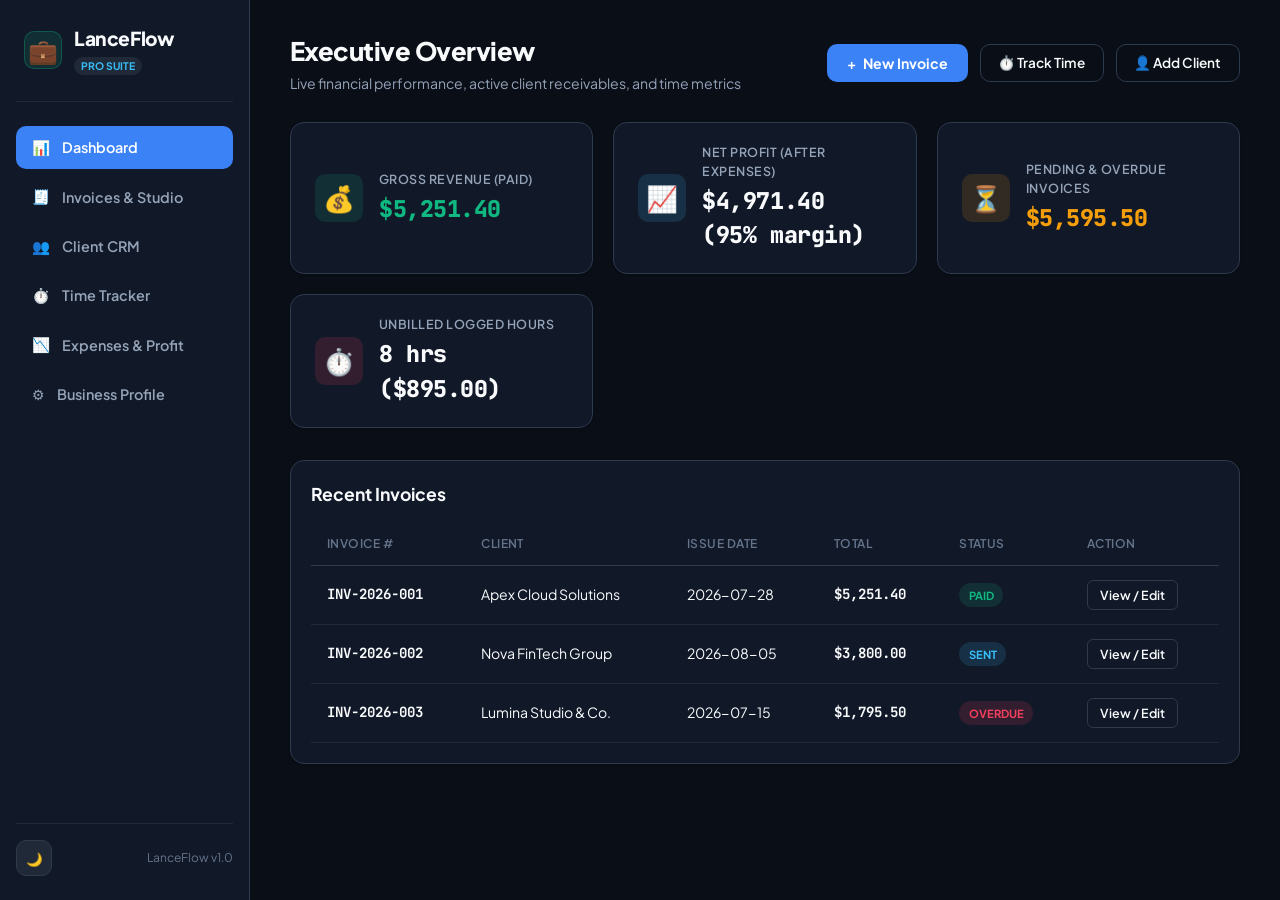
<file: index.html>
<!DOCTYPE html>
<html lang="en" data-theme="dark">
<head>
  <meta charset="UTF-8">
  <meta name="viewport" content="width=device-width, initial-scale=1.0">
  <meta name="description" content="LanceFlow - All-in-One Freelancer Operations & Invoicing Suite. Live invoice builder with PDF export, Client CRM, billable time tracking, and profit margin analytics.">
  <title>LanceFlow | Freelancer Operations & Invoicing Suite</title>

  <!-- Google Fonts: Plus Jakarta Sans & JetBrains Mono -->
  <link rel="preconnect" href="https://fonts.googleapis.com">
  <link rel="preconnect" href="https://fonts.gstatic.com" crossorigin>
  <link href="https://fonts.googleapis.com/css2?family=JetBrains+Mono:wght@500;700&family=Plus+Jakarta+Sans:wght@400;500;600;700;800&display=swap" rel="stylesheet">

  <!-- Main Stylesheets -->
  <link rel="stylesheet" href="./css/style.css">
  <link rel="stylesheet" href="./css/print.css" media="print">
</head>
<body>

  <div class="app-layout">

    <!-- =========================================================================
         SIDEBAR NAVIGATION
         ========================================================================= -->
    <aside class="app-sidebar" aria-label="Main Navigation">
      <div>
        <div class="sidebar-brand">
          <div class="sidebar-logo-icon">💼</div>
          <div>
            <h2 class="sidebar-brand-name">LanceFlow</h2>
            <span class="sidebar-badge">Pro Suite</span>
          </div>
        </div>

        <nav class="sidebar-nav">
          <button class="nav-item active" data-view="dashboard">
            <span class="nav-icon">📊</span>
            <span>Dashboard</span>
          </button>
          <button class="nav-item" data-view="invoices">
            <span class="nav-icon">🧾</span>
            <span>Invoices & Studio</span>
          </button>
          <button class="nav-item" data-view="clients">
            <span class="nav-icon">👥</span>
            <span>Client CRM</span>
          </button>
          <button class="nav-item" data-view="tracker">
            <span class="nav-icon">⏱️</span>
            <span>Time Tracker</span>
          </button>
          <button class="nav-item" data-view="expenses">
            <span class="nav-icon">📉</span>
            <span>Expenses & Profit</span>
          </button>
          <button class="nav-item" data-view="settings">
            <span class="nav-icon">⚙️</span>
            <span>Business Profile</span>
          </button>
        </nav>
      </div>

      <div class="sidebar-footer">
        <button class="btn-sidebar-icon" id="btn-theme-toggle" title="Toggle Dark/Light Mode">
          <span class="icon">🌙</span>
        </button>
        <span style="font-size: 0.75rem; color: var(--text-muted);">LanceFlow v1.0</span>
      </div>
    </aside>

    <!-- =========================================================================
         MAIN APPLICATION CONTENT PANELS
         ========================================================================= -->
    <main class="app-content">

      <!-- =====================================================================
           VIEW 1: FINANCIAL DASHBOARD
           ===================================================================== -->
      <section class="view-panel" id="view-dashboard">
        <div class="view-header">
          <div class="view-title-group">
            <h1>Executive Overview</h1>
            <p class="view-subtitle">Live financial performance, active client receivables, and time metrics</p>
          </div>
          <div style="display: flex; gap: 0.75rem;">
            <button class="btn-primary" id="btn-dash-new-invoice">
              <span>+</span> New Invoice
            </button>
            <button class="btn-outline" id="btn-dash-start-timer">
              ⏱️ Track Time
            </button>
            <button class="btn-outline" id="btn-dash-new-client">
              👤 Add Client
            </button>
          </div>
        </div>

        <!-- KPI Metrics Grid -->
        <div class="kpi-metrics-grid">
          <div class="kpi-card">
            <div class="kpi-icon-box kpi-icon-emerald">💰</div>
            <div class="kpi-content">
              <span class="kpi-label">Gross Revenue (Paid)</span>
              <span class="kpi-value text-emerald font-mono" id="kpi-gross-revenue">$0.00</span>
            </div>
          </div>

          <div class="kpi-card">
            <div class="kpi-icon-box kpi-icon-sky">📈</div>
            <div class="kpi-content">
              <span class="kpi-label">Net Profit (After Expenses)</span>
              <span class="kpi-value font-mono" id="kpi-net-profit">$0.00</span>
            </div>
          </div>

          <div class="kpi-card">
            <div class="kpi-icon-box kpi-icon-amber">⏳</div>
            <div class="kpi-content">
              <span class="kpi-label">Pending & Overdue Invoices</span>
              <span class="kpi-value text-amber font-mono" id="kpi-pending-invoices">$0.00</span>
            </div>
          </div>

          <div class="kpi-card">
            <div class="kpi-icon-box kpi-icon-rose">⏱️</div>
            <div class="kpi-content">
              <span class="kpi-label">Unbilled Logged Hours</span>
              <span class="kpi-value font-mono" id="kpi-unbilled-hours">0 hrs ($0.00)</span>
            </div>
          </div>
        </div>

        <!-- Recent Invoices Table Card -->
        <div class="table-card">
          <div class="table-header-box">
            <h2 class="table-title">Recent Invoices</h2>
          </div>
          <table class="data-table">
            <thead>
              <tr>
                <th>Invoice #</th>
                <th>Client</th>
                <th>Issue Date</th>
                <th>Total</th>
                <th>Status</th>
                <th>Action</th>
              </tr>
            </thead>
            <tbody id="dashboard-recent-invoices-body">
              <!-- Dynamically rendered -->
            </tbody>
          </table>
        </div>
      </section>

      <!-- =====================================================================
           VIEW 2: INVOICES & LIVE STUDIO
           ===================================================================== -->
      <section class="view-panel" id="view-invoices" style="display: none;">
        <!-- Invoices List Container -->
        <div id="invoices-table-container">
          <div class="view-header">
            <div class="view-title-group">
              <h1>Invoices Directory</h1>
              <p class="view-subtitle">Manage client billings, status cycles, and PDF exports</p>
            </div>
            <button class="btn-primary" id="btn-invoices-new">
              <span>+</span> Create New Invoice
            </button>
          </div>

          <div class="table-card">
            <table class="data-table">
              <thead>
                <tr>
                  <th>Invoice #</th>
                  <th>Client</th>
                  <th>Issue Date</th>
                  <th>Due Date</th>
                  <th>Amount</th>
                  <th>Status</th>
                  <th>Actions</th>
                </tr>
              </thead>
              <tbody id="invoices-list-body">
                <!-- Dynamically rendered -->
              </tbody>
            </table>
          </div>
        </div>

        <!-- Interactive Live Studio Container (Shown when creating/editing) -->
        <div id="invoice-studio-container" style="display: none;">
          <div class="view-header">
            <div class="view-title-group">
              <h1>Invoice Studio</h1>
              <p class="view-subtitle">Interactive invoice builder with real-time letterhead preview</p>
            </div>
            <div style="display: flex; gap: 0.75rem;">
              <button class="btn-outline" id="btn-studio-back">← Back to List</button>
              <button class="btn-outline" id="btn-studio-print">🖨️ Print / Download PDF</button>
              <button class="btn-primary" id="btn-studio-save">💾 Save Invoice</button>
            </div>
          </div>

          <div class="invoice-studio-grid">
            <!-- Left Side: Form Controls -->
            <div class="studio-editor-card">
              <h3 class="table-title">Invoice Details</h3>

              <div class="form-grid-2">
                <div class="form-group">
                  <label for="studio-inv-number">Invoice Number</label>
                  <input type="text" id="studio-inv-number" class="form-input font-mono" value="INV-2026-001">
                </div>
                <div class="form-group">
                  <label for="studio-inv-currency">Currency</label>
                  <select id="studio-inv-currency" class="form-select">
                    <option value="USD">USD ($)</option>
                    <option value="EUR">EUR (€)</option>
                    <option value="GBP">GBP (£)</option>
                    <option value="INR">INR (₹)</option>
                    <option value="CAD">CAD (CA$)</option>
                    <option value="AUD">AUD (AU$)</option>
                  </select>
                </div>
              </div>

              <div class="form-group">
                <label for="studio-inv-client">Select Client</label>
                <select id="studio-inv-client" class="form-select">
                  <!-- Populated via JS -->
                </select>
              </div>

              <div class="form-grid-2">
                <div class="form-group">
                  <label for="studio-inv-issue-date">Issue Date</label>
                  <input type="date" id="studio-inv-issue-date" class="form-input">
                </div>
                <div class="form-group">
                  <label for="studio-inv-due-date">Due Date</label>
                  <input type="date" id="studio-inv-due-date" class="form-input">
                </div>
              </div>

              <!-- Line Items Repeater -->
              <div class="studio-line-items-section">
                <div style="display: flex; justify-content: space-between; align-items: center;">
                  <label class="form-group label">Itemized Services</label>
                  <button type="button" class="btn-sm btn-outline" id="btn-studio-add-item">+ Add Line Item</button>
                </div>
                <div id="studio-line-items-container" style="display: flex; flex-direction: column; gap: 0.5rem;">
                  <!-- Injected via JS -->
                </div>
              </div>

              <div class="form-grid-2">
                <div class="form-group">
                  <label for="studio-inv-tax-rate">Tax Rate (%)</label>
                  <input type="number" id="studio-inv-tax-rate" class="form-input font-mono" value="0" step="0.1" min="0">
                </div>
                <div class="form-group">
                  <label for="studio-inv-discount-rate">Discount (%)</label>
                  <input type="number" id="studio-inv-discount-rate" class="form-input font-mono" value="0" step="0.5" min="0">
                </div>
              </div>

              <div class="form-group">
                <label for="studio-inv-notes">Payment Notes & Bank Instructions</label>
                <textarea id="studio-inv-notes" class="form-textarea" rows="3" placeholder="Wire transfer details, Stripe link, or payment terms..."></textarea>
              </div>
            </div>

            <!-- Right Side: Live Visual Invoice Letterhead -->
            <div class="invoice-preview-wrapper" id="invoice-preview-sheet">
              <!-- Live Letterhead rendered dynamically via JS -->
            </div>
          </div>
        </div>
      </section>

      <!-- =====================================================================
           VIEW 3: CLIENT CRM
           ===================================================================== -->
      <section class="view-panel" id="view-clients" style="display: none;">
        <div class="view-header">
          <div class="view-title-group">
            <h1>Client CRM Directory</h1>
            <p class="view-subtitle">Manage client contracts, contact information, and billing histories</p>
          </div>
          <button class="btn-primary" id="btn-add-client">
            <span>+</span> Add New Client
          </button>
        </div>

        <div class="clients-grid" id="clients-cards-grid">
          <!-- Client cards rendered here -->
        </div>
      </section>

      <!-- =====================================================================
           VIEW 4: TIME TRACKER & AUTO-INVOICING
           ===================================================================== -->
      <section class="view-panel" id="view-tracker" style="display: none;">
        <div class="view-header">
          <div class="view-title-group">
            <h1>Billable Time Tracker</h1>
            <p class="view-subtitle">Track billable sprint hours and convert logged time into invoices with 1 click</p>
          </div>
          <button class="btn-primary" id="btn-convert-time-invoice">
            🧾 Convert Selected to Invoice
          </button>
        </div>

        <!-- Stopwatch Widget -->
        <div class="timer-widget-card">
          <div class="timer-widget-left">
            <div class="stopwatch-dial font-mono" id="tracker-stopwatch-display">00:00:00</div>
            <div class="timer-inputs-group">
              <input type="text" id="tracker-input-desc" class="form-input" placeholder="What are you currently working on? (e.g. Next.js Refactor)...">
              <select id="tracker-select-client" class="form-select">
                <!-- Populated via JS -->
              </select>
            </div>
          </div>
          <div class="timer-controls-group">
            <button class="btn-primary" id="btn-timer-start">▶ Start Timer</button>
            <button class="btn-outline" id="btn-timer-pause" style="display: none;">⏸ Pause</button>
            <button class="btn-outline" id="btn-timer-reset">↺ Reset</button>
            <button class="btn-primary" id="btn-timer-log">💾 Log Entry</button>
          </div>
        </div>

        <!-- Logged Hours Table -->
        <div class="table-card">
          <div class="table-header-box">
            <h2 class="table-title">Time Logs</h2>
            <span class="text-muted" style="font-size: 0.8rem;">Select rows with checkboxes $\rightarrow$ Click "Convert Selected to Invoice"</span>
          </div>
          <table class="data-table">
            <thead>
              <tr>
                <th style="width: 40px;">Select</th>
                <th>Date</th>
                <th>Client</th>
                <th>Description</th>
                <th>Duration</th>
                <th>Value</th>
                <th>Status</th>
                <th>Action</th>
              </tr>
            </thead>
            <tbody id="tracker-logs-body">
              <!-- Dynamically populated -->
            </tbody>
          </table>
        </div>
      </section>

      <!-- =====================================================================
           VIEW 5: EXPENSES & PROFIT
           ===================================================================== -->
      <section class="view-panel" id="view-expenses" style="display: none;">
        <div class="view-header">
          <div class="view-title-group">
            <h1>Expenses & Profit Tracking</h1>
            <p class="view-subtitle">Track deductible business overhead and calculate net profit margins</p>
          </div>
          <button class="btn-primary" id="btn-add-expense">
            <span>+</span> Log Expense
          </button>
        </div>

        <div class="kpi-metrics-grid" style="margin-bottom: 1.5rem;">
          <div class="kpi-card">
            <div class="kpi-icon-box kpi-icon-rose">📉</div>
            <div class="kpi-content">
              <span class="kpi-label">Total Business Expenses</span>
              <span class="kpi-value text-rose font-mono" id="kpi-expense-total">$0.00</span>
            </div>
          </div>
        </div>

        <div class="table-card">
          <table class="data-table">
            <thead>
              <tr>
                <th>Date</th>
                <th>Expense Title</th>
                <th>Category</th>
                <th>Amount</th>
                <th>Tax Status</th>
                <th>Action</th>
              </tr>
            </thead>
            <tbody id="expenses-table-body">
              <!-- Dynamically populated -->
            </tbody>
          </table>
        </div>
      </section>

      <!-- =====================================================================
           VIEW 6: SETTINGS & BUSINESS PROFILE
           ===================================================================== -->
      <section class="view-panel" id="view-settings" style="display: none;">
        <div class="view-header">
          <div class="view-title-group">
            <h1>Business Profile & Letterhead</h1>
            <p class="view-subtitle">Configure your freelance branding, default payment details, and data backups</p>
          </div>
        </div>

        <div class="table-card" style="max-width: 700px;">
          <form id="form-business-profile" style="display: flex; flex-direction: column; gap: 1rem;">
            <div class="form-group">
              <label for="prof-business-name">Business / Agency Name</label>
              <input type="text" id="prof-business-name" class="form-input" required>
            </div>

            <div class="form-group">
              <label for="prof-tagline">Tagline / Professional Title</label>
              <input type="text" id="prof-tagline" class="form-input">
            </div>

            <div class="form-grid-2">
              <div class="form-group">
                <label for="prof-owner-name">Owner / Contact Name</label>
                <input type="text" id="prof-owner-name" class="form-input" required>
              </div>
              <div class="form-group">
                <label for="prof-email">Email Address</label>
                <input type="email" id="prof-email" class="form-input" required>
              </div>
            </div>

            <div class="form-grid-2">
              <div class="form-group">
                <label for="prof-phone">Phone Number</label>
                <input type="text" id="prof-phone" class="form-input">
              </div>
              <div class="form-group">
                <label for="prof-tax-id">Tax ID / VAT / EIN Number</label>
                <input type="text" id="prof-tax-id" class="form-input">
              </div>
            </div>

            <div class="form-group">
              <label for="prof-address">Physical / Business Address</label>
              <textarea id="prof-address" class="form-textarea" rows="2"></textarea>
            </div>

            <div class="form-group">
              <label for="prof-payment-notes">Default Payment & Wire Instructions</label>
              <textarea id="prof-payment-notes" class="form-textarea" rows="3"></textarea>
            </div>

            <button type="submit" class="btn-primary" style="width: fit-content; margin-top: 0.5rem;">
              💾 Save Profile Settings
            </button>
          </form>

          <hr style="border-color: var(--border-color); margin: 2rem 0 1.5rem 0;">

          <div>
            <h3 class="table-title" style="margin-bottom: 0.5rem;">Data Export & Backup</h3>
            <p class="text-muted" style="font-size: 0.85rem; margin-bottom: 1rem;">Export all invoices, client records, and time logs into a single JSON file.</p>
            <div style="display: flex; gap: 0.75rem;">
              <button class="btn-outline" id="btn-export-backup">📁 Export Full Backup (JSON)</button>
              <label class="btn-outline" style="cursor: pointer;">
                📥 Import Backup
                <input type="file" id="file-import-backup" accept=".json" style="display: none;">
              </label>
            </div>
          </div>
        </div>
      </section>

    </main>
  </div>

  <!-- =========================================================================
       ADD / EDIT CLIENT MODAL
       ========================================================================= -->
  <div class="modal-backdrop" id="client-modal" role="dialog" aria-modal="true">
    <div class="modal-card">
      <div class="modal-header">
        <h3 class="modal-title" id="client-modal-title">Add New Client</h3>
        <button class="btn-close-modal" id="btn-close-client-modal">✕</button>
      </div>

      <form id="form-client-modal" style="display: flex; flex-direction: column; gap: 1rem;">
        <input type="hidden" id="modal-client-id">

        <div class="form-group">
          <label for="modal-client-company">Company / Client Name *</label>
          <input type="text" id="modal-client-company" class="form-input" required placeholder="e.g. Acme Innovations">
        </div>

        <div class="form-grid-2">
          <div class="form-group">
            <label for="modal-client-contact">Primary Contact Person</label>
            <input type="text" id="modal-client-contact" class="form-input" placeholder="e.g. Jane Doe">
          </div>
          <div class="form-group">
            <label for="modal-client-email">Email Address *</label>
            <input type="email" id="modal-client-email" class="form-input" required placeholder="billing@acme.com">
          </div>
        </div>

        <div class="form-grid-2">
          <div class="form-group">
            <label for="modal-client-phone">Phone Number</label>
            <input type="text" id="modal-client-phone" class="form-input" placeholder="+1 (555) 000-0000">
          </div>
          <div class="form-group">
            <label for="modal-client-rate">Default Hourly Rate ($)</label>
            <input type="number" id="modal-client-rate" class="form-input font-mono" value="100" min="0">
          </div>
        </div>

        <div class="form-group">
          <label for="modal-client-address">Billing Address</label>
          <textarea id="modal-client-address" class="form-textarea" rows="2" placeholder="Street, City, State, ZIP"></textarea>
        </div>

        <button type="submit" class="btn-primary" style="margin-top: 0.5rem;">
          💾 Save Client
        </button>
      </form>
    </div>
  </div>

  <!-- TOAST NOTIFICATION CONTAINER -->
  <div class="toast-container" id="toast-container"></div>

  <!-- STANDALONE SCRIPT -->
  <script src="./js/bundle.js"></script>
</body>
</html>
</file>
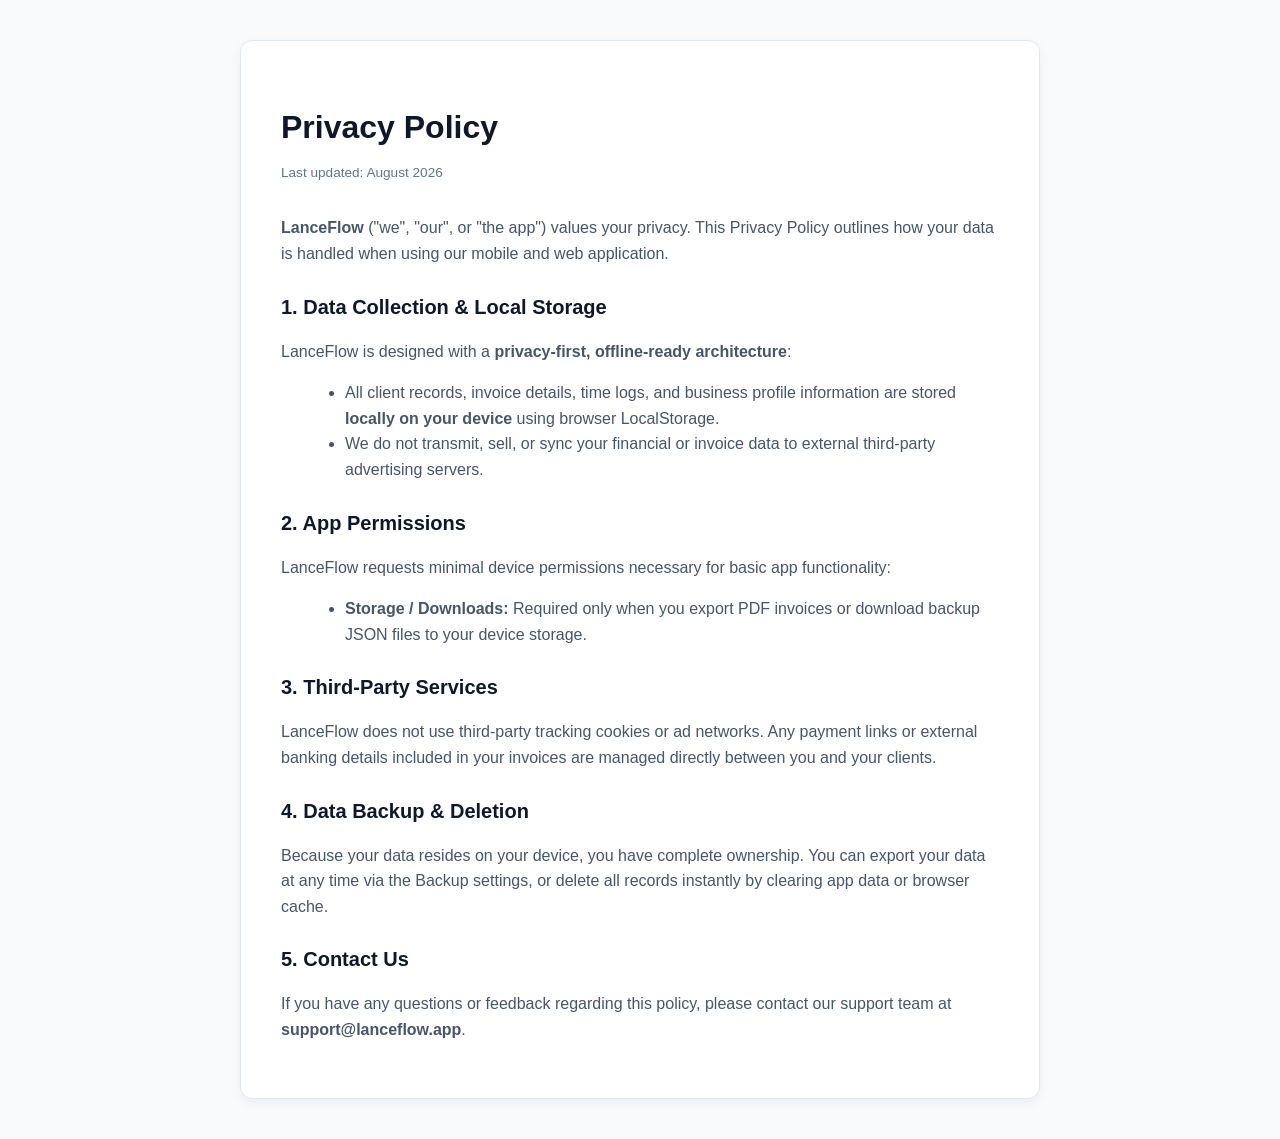
<file: privacy-policy.html>
<!DOCTYPE html>
<html lang="en">
<head>
  <meta charset="UTF-8">
  <meta name="viewport" content="width=device-width, initial-scale=1.0">
  <title>Privacy Policy - LanceFlow</title>
  <style>
    body {
      font-family: -apple-system, BlinkMacSystemFont, 'Segoe UI', Roboto, Helvetica, Arial, sans-serif;
      line-height: 1.6;
      color: #1e293b;
      max-width: 800px;
      margin: 0 auto;
      padding: 2.5rem 1.5rem;
      background: #f8fafc;
    }
    .container {
      background: #ffffff;
      padding: 2.5rem;
      border-radius: 12px;
      border: 1px solid #e2e8f0;
      box-shadow: 0 4px 12px rgba(0,0,0,0.05);
    }
    h1 { font-size: 2rem; color: #0f172a; margin-bottom: 0.5rem; }
    h2 { font-size: 1.25rem; color: #0f172a; margin-top: 1.5rem; margin-bottom: 0.5rem; }
    p { margin-bottom: 1rem; color: #475569; }
    ul { margin-left: 1.5rem; margin-bottom: 1rem; color: #475569; }
    .updated { font-size: 0.85rem; color: #64748b; margin-bottom: 2rem; }
  </style>
</head>
<body>
  <div class="container">
    <h1>Privacy Policy</h1>
    <div class="updated">Last updated: August 2026</div>

    <p><strong>LanceFlow</strong> ("we", "our", or "the app") values your privacy. This Privacy Policy outlines how your data is handled when using our mobile and web application.</p>

    <h2>1. Data Collection & Local Storage</h2>
    <p>LanceFlow is designed with a <strong>privacy-first, offline-ready architecture</strong>:</p>
    <ul>
      <li>All client records, invoice details, time logs, and business profile information are stored <strong>locally on your device</strong> using browser LocalStorage.</li>
      <li>We do not transmit, sell, or sync your financial or invoice data to external third-party advertising servers.</li>
    </ul>

    <h2>2. App Permissions</h2>
    <p>LanceFlow requests minimal device permissions necessary for basic app functionality:</p>
    <ul>
      <li><strong>Storage / Downloads:</strong> Required only when you export PDF invoices or download backup JSON files to your device storage.</li>
    </ul>

    <h2>3. Third-Party Services</h2>
    <p>LanceFlow does not use third-party tracking cookies or ad networks. Any payment links or external banking details included in your invoices are managed directly between you and your clients.</p>

    <h2>4. Data Backup & Deletion</h2>
    <p>Because your data resides on your device, you have complete ownership. You can export your data at any time via the Backup settings, or delete all records instantly by clearing app data or browser cache.</p>

    <h2>5. Contact Us</h2>
    <p>If you have any questions or feedback regarding this policy, please contact our support team at <strong>support@lanceflow.app</strong>.</p>
  </div>
</body>
</html>
</file>
<file: css/style.css>
/* ==========================================================================
   LanceFlow - Freelancer Operations & Invoicing Suite Stylesheet
   ========================================================================== */

:root {
  /* Dark Theme Default */
  --bg-primary: #0a0e17;
  --bg-surface: #111827;
  --bg-card: #1f2937;
  --bg-card-hover: #263345;
  --bg-input: #0f172a;
  --border-color: #2e3a4e;
  --border-subtle: #1f2937;

  --text-primary: #f8fafc;
  --text-secondary: #94a3b8;
  --text-muted: #64748b;

  --accent-primary: #3b82f6;
  --accent-primary-hover: #2563eb;
  --accent-emerald: #10b981;
  --accent-emerald-subtle: rgba(16, 185, 129, 0.14);
  --accent-amber: #f59e0b;
  --accent-amber-subtle: rgba(245, 158, 11, 0.14);
  --accent-rose: #f43f5e;
  --accent-rose-subtle: rgba(244, 63, 94, 0.14);
  --accent-sky: #38bdf8;
  --accent-sky-subtle: rgba(56, 189, 248, 0.14);

  --radius-sm: 6px;
  --radius-md: 10px;
  --radius-lg: 14px;
  --radius-xl: 20px;
  --radius-full: 9999px;

  --shadow-sm: 0 1px 2px 0 rgba(0, 0, 0, 0.25);
  --shadow-md: 0 4px 12px -2px rgba(0, 0, 0, 0.35);
  --shadow-lg: 0 12px 24px -4px rgba(0, 0, 0, 0.45);

  --font-main: 'Plus Jakarta Sans', system-ui, -apple-system, BlinkMacSystemFont, 'Segoe UI', Roboto, sans-serif;
  --font-mono: 'JetBrains Mono', monospace;
  --transition-fast: 0.15s ease;
  --transition-normal: 0.25s ease;
}

[data-theme="light"] {
  --bg-primary: #f8fafc;
  --bg-surface: #ffffff;
  --bg-card: #f1f5f9;
  --bg-card-hover: #e2e8f0;
  --bg-input: #ffffff;
  --border-color: #e2e8f0;
  --border-subtle: #f1f5f9;

  --text-primary: #0f172a;
  --text-secondary: #475569;
  --text-muted: #94a3b8;

  --accent-primary: #2563eb;
  --accent-primary-hover: #1d4ed8;
  --accent-emerald: #059669;
  --accent-emerald-subtle: rgba(5, 150, 105, 0.1);
  --accent-amber: #d97706;
  --accent-amber-subtle: rgba(217, 119, 6, 0.1);
  --accent-rose: #e11d48;
  --accent-rose-subtle: rgba(225, 29, 72, 0.1);

  --shadow-sm: 0 1px 3px 0 rgba(0, 0, 0, 0.05);
  --shadow-md: 0 4px 12px -2px rgba(0, 0, 0, 0.08);
  --shadow-lg: 0 12px 24px -4px rgba(0, 0, 0, 0.12);
}

/* ----------------------------------------------------
 * BASE RESETS & UTILITIES
 * ---------------------------------------------------- */
* {
  box-sizing: border-box;
  margin: 0;
  padding: 0;
}

body {
  background-color: var(--bg-primary);
  color: var(--text-primary);
  font-family: var(--font-main);
  line-height: 1.5;
  -webkit-font-smoothing: antialiased;
  min-height: 100vh;
  display: flex;
}

button, input, select, textarea {
  font-family: inherit;
  color: inherit;
}

.font-mono { font-family: var(--font-mono); }
.font-bold { font-weight: 700; }
.text-muted { color: var(--text-muted); }
.text-emerald { color: var(--accent-emerald); }
.text-amber { color: var(--accent-amber); }
.text-rose { color: var(--accent-rose); }
.text-center { text-align: center; }
.text-left { text-align: left; }
.text-right { text-align: right; }
.py-4 { padding-top: 1rem; padding-bottom: 1rem; }
.py-6 { padding-top: 1.5rem; padding-bottom: 1.5rem; }
.pre-line { white-space: pre-line; }
.col-span-full { grid-column: 1 / -1; }

/* ----------------------------------------------------
 * APP LAYOUT: SIDEBAR + MAIN WORKSPACE
 * ---------------------------------------------------- */
.app-layout {
  display: flex;
  width: 100%;
  min-height: 100vh;
}

.app-sidebar {
  width: 250px;
  background: var(--bg-surface);
  border-right: 1px solid var(--border-color);
  padding: 1.5rem 1rem;
  display: flex;
  flex-direction: column;
  justify-content: space-between;
  flex-shrink: 0;
  position: sticky;
  top: 0;
  height: 100vh;
}

.sidebar-brand {
  display: flex;
  align-items: center;
  gap: 0.75rem;
  padding: 0 0.5rem 1.5rem 0.5rem;
  border-bottom: 1px solid var(--border-subtle);
}

.sidebar-logo-icon {
  font-size: 1.5rem;
  background: var(--accent-emerald-subtle);
  color: var(--accent-emerald);
  width: 38px;
  height: 38px;
  display: flex;
  align-items: center;
  justify-content: center;
  border-radius: var(--radius-md);
  border: 1px solid rgba(16, 185, 129, 0.3);
}

.sidebar-brand-name {
  font-size: 1.2rem;
  font-weight: 800;
  letter-spacing: -0.02em;
}

.sidebar-badge {
  font-size: 0.65rem;
  font-weight: 700;
  text-transform: uppercase;
  background: var(--bg-card);
  color: var(--accent-sky);
  padding: 0.15rem 0.45rem;
  border-radius: var(--radius-full);
}

.sidebar-nav {
  display: flex;
  flex-direction: column;
  gap: 0.4rem;
  margin-top: 1.5rem;
  flex: 1;
}

.nav-item {
  background: transparent;
  border: none;
  color: var(--text-secondary);
  font-size: 0.9rem;
  font-weight: 600;
  padding: 0.75rem 1rem;
  border-radius: var(--radius-md);
  cursor: pointer;
  display: flex;
  align-items: center;
  gap: 0.75rem;
  transition: var(--transition-fast);
  text-align: left;
}

.nav-item:hover {
  background: var(--bg-card);
  color: var(--text-primary);
}

.nav-item.active {
  background: var(--accent-primary);
  color: #ffffff;
}

.sidebar-footer {
  padding-top: 1rem;
  border-top: 1px solid var(--border-subtle);
  display: flex;
  align-items: center;
  justify-content: space-between;
}

.btn-sidebar-icon {
  background: var(--bg-card);
  border: 1px solid var(--border-color);
  color: var(--text-primary);
  width: 36px;
  height: 36px;
  border-radius: var(--radius-md);
  cursor: pointer;
  display: flex;
  align-items: center;
  justify-content: center;
}

/* ----------------------------------------------------
 * MAIN CONTENT CONTAINER
 * ---------------------------------------------------- */
.app-content {
  flex: 1;
  padding: 2rem 2.5rem;
  overflow-y: auto;
  max-width: 1400px;
}

.view-header {
  display: flex;
  justify-content: space-between;
  align-items: center;
  margin-bottom: 1.75rem;
  flex-wrap: wrap;
  gap: 1rem;
}

.view-title-group h1 {
  font-size: 1.6rem;
  font-weight: 800;
  letter-spacing: -0.02em;
}

.view-subtitle {
  font-size: 0.88rem;
  color: var(--text-secondary);
  margin-top: 0.15rem;
}

/* ----------------------------------------------------
 * BUTTONS & CONTROLS
 * ---------------------------------------------------- */
.btn-primary {
  background: var(--accent-primary);
  color: #ffffff;
  border: none;
  font-size: 0.88rem;
  font-weight: 700;
  padding: 0.65rem 1.25rem;
  border-radius: var(--radius-md);
  cursor: pointer;
  display: inline-flex;
  align-items: center;
  gap: 0.4rem;
  transition: var(--transition-fast);
}

.btn-primary:hover {
  background: var(--accent-primary-hover);
  transform: translateY(-1px);
}

.btn-outline {
  background: transparent;
  border: 1px solid var(--border-color);
  color: var(--text-primary);
  font-size: 0.85rem;
  font-weight: 600;
  padding: 0.6rem 1.1rem;
  border-radius: var(--radius-md);
  cursor: pointer;
  transition: var(--transition-fast);
}

.btn-outline:hover {
  background: var(--bg-card);
  border-color: var(--accent-primary);
}

.btn-sm {
  font-size: 0.78rem;
  padding: 0.35rem 0.75rem;
  border-radius: var(--radius-sm);
}

.btn-icon {
  background: transparent;
  border: none;
  color: var(--text-muted);
  cursor: pointer;
  padding: 0.3rem 0.5rem;
  border-radius: var(--radius-sm);
}

.btn-icon:hover {
  color: var(--accent-rose);
  background: var(--bg-card);
}

/* ----------------------------------------------------
 * KPI METRICS ROW
 * ---------------------------------------------------- */
.kpi-metrics-grid {
  display: grid;
  grid-template-columns: repeat(auto-fit, minmax(240px, 1fr));
  gap: 1.25rem;
  margin-bottom: 2rem;
}

.kpi-card {
  background: var(--bg-surface);
  border: 1px solid var(--border-color);
  border-radius: var(--radius-lg);
  padding: 1.25rem 1.5rem;
  display: flex;
  align-items: center;
  gap: 1rem;
  box-shadow: var(--shadow-sm);
}

.kpi-icon-box {
  font-size: 1.6rem;
  width: 48px;
  height: 48px;
  display: flex;
  align-items: center;
  justify-content: center;
  border-radius: var(--radius-md);
  flex-shrink: 0;
}

.kpi-icon-emerald { background: var(--accent-emerald-subtle); color: var(--accent-emerald); }
.kpi-icon-sky { background: var(--accent-sky-subtle); color: var(--accent-sky); }
.kpi-icon-amber { background: var(--accent-amber-subtle); color: var(--accent-amber); }
.kpi-icon-rose { background: var(--accent-rose-subtle); color: var(--accent-rose); }

.kpi-content {
  display: flex;
  flex-direction: column;
}

.kpi-label {
  font-size: 0.78rem;
  font-weight: 600;
  color: var(--text-secondary);
  text-transform: uppercase;
  letter-spacing: 0.04em;
}

.kpi-value {
  font-size: 1.45rem;
  font-weight: 800;
  letter-spacing: -0.02em;
  margin-top: 0.2rem;
}

/* ----------------------------------------------------
 * DATA TABLES
 * ---------------------------------------------------- */
.table-card {
  background: var(--bg-surface);
  border: 1px solid var(--border-color);
  border-radius: var(--radius-lg);
  padding: 1.25rem;
  box-shadow: var(--shadow-sm);
  overflow-x: auto;
}

.table-header-box {
  display: flex;
  justify-content: space-between;
  align-items: center;
  margin-bottom: 1rem;
}

.table-title {
  font-size: 1.1rem;
  font-weight: 700;
}

.data-table {
  width: 100%;
  border-collapse: collapse;
  font-size: 0.88rem;
}

.data-table th {
  text-align: left;
  padding: 0.75rem 1rem;
  color: var(--text-muted);
  font-weight: 600;
  font-size: 0.75rem;
  text-transform: uppercase;
  letter-spacing: 0.04em;
  border-bottom: 1px solid var(--border-color);
}

.data-table td {
  padding: 0.9rem 1rem;
  border-bottom: 1px solid var(--border-subtle);
  vertical-align: middle;
}

.data-table tr:hover td {
  background: var(--bg-card);
}

.table-actions {
  display: flex;
  align-items: center;
  gap: 0.4rem;
}

/* STATUS BADGES */
.status-badge {
  font-size: 0.7rem;
  font-weight: 700;
  padding: 0.2rem 0.6rem;
  border-radius: var(--radius-full);
  display: inline-block;
}

.status-paid { background: var(--accent-emerald-subtle); color: var(--accent-emerald); }
.status-sent { background: var(--accent-sky-subtle); color: var(--accent-sky); }
.status-overdue { background: var(--accent-rose-subtle); color: var(--accent-rose); }
.status-draft { background: var(--border-color); color: var(--text-secondary); }

.status-select {
  font-size: 0.72rem;
  font-weight: 700;
  padding: 0.25rem 0.5rem;
  border-radius: var(--radius-sm);
  border: 1px solid var(--border-color);
  background: var(--bg-card);
  cursor: pointer;
}

.category-badge {
  font-size: 0.72rem;
  font-weight: 600;
  background: var(--bg-card);
  padding: 0.2rem 0.5rem;
  border-radius: var(--radius-sm);
  border: 1px solid var(--border-color);
}

/* ----------------------------------------------------
 * LIVE INVOICE STUDIO
 * ---------------------------------------------------- */
.invoice-studio-grid {
  display: grid;
  grid-template-columns: 460px 1fr;
  gap: 2rem;
  align-items: start;
}

@media (max-width: 1180px) {
  .invoice-studio-grid {
    grid-template-columns: 1fr;
  }
}

.studio-editor-card {
  background: var(--bg-surface);
  border: 1px solid var(--border-color);
  border-radius: var(--radius-lg);
  padding: 1.5rem;
  display: flex;
  flex-direction: column;
  gap: 1.25rem;
}

.form-group {
  display: flex;
  flex-direction: column;
  gap: 0.4rem;
}

.form-group label {
  font-size: 0.8rem;
  font-weight: 700;
  color: var(--text-secondary);
}

.form-input, .form-select, .form-textarea {
  width: 100%;
  background: var(--bg-input);
  border: 1px solid var(--border-color);
  border-radius: var(--radius-md);
  padding: 0.65rem 0.85rem;
  font-size: 0.88rem;
  color: var(--text-primary);
  transition: var(--transition-fast);
}

.form-input:focus, .form-select:focus, .form-textarea:focus {
  outline: none;
  border-color: var(--accent-primary);
}

.form-grid-2 {
  display: grid;
  grid-template-columns: 1fr 1fr;
  gap: 0.85rem;
}

.studio-line-items-section {
  display: flex;
  flex-direction: column;
  gap: 0.75rem;
}

.studio-item-row {
  display: grid;
  grid-template-columns: 1fr 65px 75px 65px 25px;
  gap: 0.5rem;
  align-items: center;
}

.studio-item-row input {
  background: var(--bg-input);
  border: 1px solid var(--border-color);
  border-radius: var(--radius-sm);
  padding: 0.45rem 0.5rem;
  font-size: 0.8rem;
}

.item-calc-total {
  font-size: 0.8rem;
  text-align: right;
}

.btn-remove-item {
  background: transparent;
  border: none;
  color: var(--text-muted);
  cursor: pointer;
  font-size: 1.1rem;
}

.btn-remove-item:hover {
  color: var(--accent-rose);
}

.studio-actions-row {
  display: flex;
  gap: 0.75rem;
  margin-top: 0.5rem;
}

/* REALISTIC INVOICE SHEET PREVIEW (Right Column) */
.invoice-preview-wrapper {
  background: #ffffff;
  color: #0f172a;
  border-radius: var(--radius-md);
  padding: 2.5rem 3rem;
  box-shadow: var(--shadow-lg);
  min-height: 700px;
  display: flex;
  flex-direction: column;
  justify-content: space-between;
}

.inv-preview-header {
  display: flex;
  justify-content: space-between;
  align-items: flex-start;
  margin-bottom: 2rem;
}

.inv-sender-brand {
  font-size: 1.4rem;
  font-weight: 800;
  color: #0f172a;
}

.inv-sender-tagline {
  font-size: 0.85rem;
  color: #64748b;
  margin-bottom: 0.4rem;
}

.inv-sender-meta {
  font-size: 0.8rem;
  color: #475569;
  line-height: 1.4;
}

.inv-title-box {
  text-align: right;
}

.inv-big-title {
  font-size: 2.2rem;
  font-weight: 900;
  letter-spacing: -0.03em;
  color: #0f172a;
  line-height: 1;
}

.inv-number-tag {
  font-size: 0.95rem;
  color: #2563eb;
  margin: 0.4rem 0 0.8rem 0;
}

.inv-dates-grid {
  font-size: 0.8rem;
  color: #475569;
  display: flex;
  flex-direction: column;
  gap: 0.2rem;
}

.inv-bill-to-box {
  background: #f8fafc;
  border: 1px solid #e2e8f0;
  border-radius: var(--radius-md);
  padding: 1rem 1.25rem;
  margin-bottom: 2rem;
}

.inv-box-label {
  font-size: 0.7rem;
  font-weight: 800;
  text-transform: uppercase;
  color: #64748b;
  display: block;
  margin-bottom: 0.25rem;
}

.inv-client-company {
  font-size: 1.05rem;
  font-weight: 700;
  color: #0f172a;
}

.inv-client-meta {
  font-size: 0.82rem;
  color: #475569;
  margin-top: 0.25rem;
}

.inv-preview-table {
  width: 100%;
  border-collapse: collapse;
  margin-bottom: 2rem;
  font-size: 0.88rem;
}

.inv-preview-table th {
  border-bottom: 2px solid #0f172a;
  padding: 0.6rem 0.5rem;
  font-size: 0.75rem;
  text-transform: uppercase;
  color: #475569;
}

.inv-preview-table td {
  padding: 0.85rem 0.5rem;
  border-bottom: 1px solid #e2e8f0;
  color: #1e293b;
}

.inv-preview-totals-wrapper {
  display: grid;
  grid-template-columns: 1fr 280px;
  gap: 2rem;
  padding-top: 1rem;
}

.inv-payment-notes {
  font-size: 0.8rem;
  color: #475569;
}

.inv-totals-box {
  display: flex;
  flex-direction: column;
  gap: 0.4rem;
}

.totals-row {
  display: flex;
  justify-content: space-between;
  font-size: 0.88rem;
  color: #475569;
}

.discount-row { color: #dc2626; }

.grand-total-row {
  border-top: 2px solid #0f172a;
  padding-top: 0.6rem;
  margin-top: 0.4rem;
  font-size: 1.2rem;
  font-weight: 800;
  color: #0f172a;
}

.grand-total-amount {
  color: #2563eb;
}

/* ----------------------------------------------------
 * CLIENT CRM CARDS
 * ---------------------------------------------------- */
.clients-grid {
  display: grid;
  grid-template-columns: repeat(auto-fit, minmax(320px, 1fr));
  gap: 1.25rem;
}

.client-card {
  background: var(--bg-surface);
  border: 1px solid var(--border-color);
  border-radius: var(--radius-lg);
  padding: 1.5rem;
  display: flex;
  flex-direction: column;
  justify-content: space-between;
  gap: 1.25rem;
  box-shadow: var(--shadow-sm);
}

.client-card-header {
  display: flex;
  justify-content: space-between;
  align-items: flex-start;
}

.client-company-title {
  font-size: 1.15rem;
  font-weight: 700;
}

.client-contact-name {
  font-size: 0.82rem;
}

.client-rate-badge {
  font-size: 0.8rem;
  font-weight: 700;
  color: var(--accent-emerald);
  background: var(--accent-emerald-subtle);
  padding: 0.25rem 0.55rem;
  border-radius: var(--radius-sm);
}

.client-contact-info {
  font-size: 0.82rem;
  color: var(--text-secondary);
  display: flex;
  flex-direction: column;
  gap: 0.25rem;
  margin-bottom: 0.85rem;
}

.client-financial-stats {
  display: grid;
  grid-template-columns: repeat(3, 1fr);
  gap: 0.5rem;
  background: var(--bg-card);
  padding: 0.75rem;
  border-radius: var(--radius-md);
}

.stat-mini-box {
  display: flex;
  flex-direction: column;
}

.stat-mini-label {
  font-size: 0.65rem;
  color: var(--text-muted);
  text-transform: uppercase;
}

.stat-mini-val {
  font-size: 0.85rem;
}

.client-card-footer {
  display: flex;
  gap: 0.5rem;
  align-items: center;
}

/* ----------------------------------------------------
 * STOPWATCH TIME TRACKER WIDGET
 * ---------------------------------------------------- */
.timer-widget-card {
  background: var(--bg-surface);
  border: 1px solid var(--border-color);
  border-radius: var(--radius-lg);
  padding: 1.75rem;
  display: flex;
  align-items: center;
  justify-content: space-between;
  flex-wrap: wrap;
  gap: 1.5rem;
  margin-bottom: 2rem;
  box-shadow: var(--shadow-md);
}

.timer-widget-left {
  display: flex;
  align-items: center;
  gap: 1.5rem;
  flex: 1;
}

.stopwatch-dial {
  font-size: 2.2rem;
  font-weight: 800;
  color: var(--accent-sky);
  letter-spacing: -0.02em;
  background: var(--bg-card);
  padding: 0.6rem 1.25rem;
  border-radius: var(--radius-md);
  border: 1px solid var(--border-color);
}

.timer-inputs-group {
  display: flex;
  flex-direction: column;
  gap: 0.5rem;
  flex: 1;
}

.timer-controls-group {
  display: flex;
  gap: 0.6rem;
}

/* ----------------------------------------------------
 * MODAL DIALOG
 * ---------------------------------------------------- */
.modal-backdrop {
  position: fixed;
  top: 0;
  left: 0;
  width: 100vw;
  height: 100vh;
  background: rgba(0, 0, 0, 0.65);
  backdrop-filter: blur(6px);
  z-index: 1000;
  display: flex;
  align-items: center;
  justify-content: center;
  opacity: 0;
  pointer-events: none;
  transition: opacity 0.2s ease;
  padding: 1rem;
}

.modal-backdrop.modal-open {
  opacity: 1;
  pointer-events: auto;
}

.modal-card {
  background: var(--bg-surface);
  border: 1px solid var(--border-color);
  border-radius: var(--radius-xl);
  max-width: 540px;
  width: 100%;
  padding: 2rem;
  display: flex;
  flex-direction: column;
  gap: 1.25rem;
  box-shadow: var(--shadow-lg);
}

.modal-header {
  display: flex;
  justify-content: space-between;
  align-items: center;
}

.modal-title {
  font-size: 1.25rem;
  font-weight: 700;
}

.btn-close-modal {
  background: transparent;
  border: none;
  color: var(--text-muted);
  font-size: 1.2rem;
  cursor: pointer;
}

/* ----------------------------------------------------
 * TOAST NOTIFICATIONS
 * ---------------------------------------------------- */
.toast-container {
  position: fixed;
  bottom: 2rem;
  right: 2rem;
  z-index: 9999;
  display: flex;
  flex-direction: column;
  gap: 0.6rem;
  pointer-events: none;
}

.toast-notification {
  background: var(--bg-card);
  color: var(--text-primary);
  border: 1px solid var(--accent-primary);
  padding: 0.85rem 1.4rem;
  border-radius: var(--radius-md);
  font-size: 0.88rem;
  font-weight: 600;
  box-shadow: var(--shadow-lg);
  animation: slideUp 0.3s ease;
  pointer-events: auto;
}

.toast-notification.fade-out {
  opacity: 0;
  transition: opacity 0.3s ease;
}

@keyframes slideUp {
  from { opacity: 0; transform: translateY(12px); }
  to { opacity: 1; transform: translateY(0); }
}

@media (max-width: 768px) {
  .app-layout {
    flex-direction: column;
  }
  .app-sidebar {
    width: 100%;
    height: auto;
    position: relative;
  }
  .sidebar-nav {
    flex-direction: row;
    flex-wrap: wrap;
  }
  .app-content {
    padding: 1.25rem;
  }
}
</file>
<file: css/print.css>
/* ==========================================================================
   LanceFlow - Print & PDF Export Stylesheet
   ========================================================================== */

@media print {
  body {
    background: #ffffff !important;
    color: #000000 !important;
    font-size: 11pt;
    margin: 0;
    padding: 0;
  }

  /* Hide all app chrome */
  .app-sidebar,
  .app-header,
  .sidebar-footer,
  .view-header,
  .studio-editor-card,
  .studio-actions-row,
  .btn-primary,
  .btn-outline,
  .btn-icon,
  .modal-backdrop,
  .toast-container {
    display: none !important;
  }

  .app-layout {
    display: block !important;
  }

  .app-content {
    padding: 0 !important;
    max-width: 100% !important;
  }

  .invoice-studio-grid {
    display: block !important;
  }

  .invoice-preview-wrapper {
    box-shadow: none !important;
    border: none !important;
    border-radius: 0 !important;
    padding: 0 !important;
    width: 100% !important;
    min-height: auto !important;
  }

  .inv-bill-to-box {
    background: #f8fafc !important;
    border: 1px solid #cbd5e1 !important;
    -webkit-print-color-adjust: exact;
    print-color-adjust: exact;
  }

  .inv-preview-table th {
    border-bottom: 2px solid #000000 !important;
  }

  .inv-preview-table td {
    border-bottom: 1px solid #e2e8f0 !important;
  }

  .grand-total-row {
    border-top: 2px solid #000000 !important;
  }

  @page {
    size: A4 portrait;
    margin: 15mm;
  }
}
</file>
